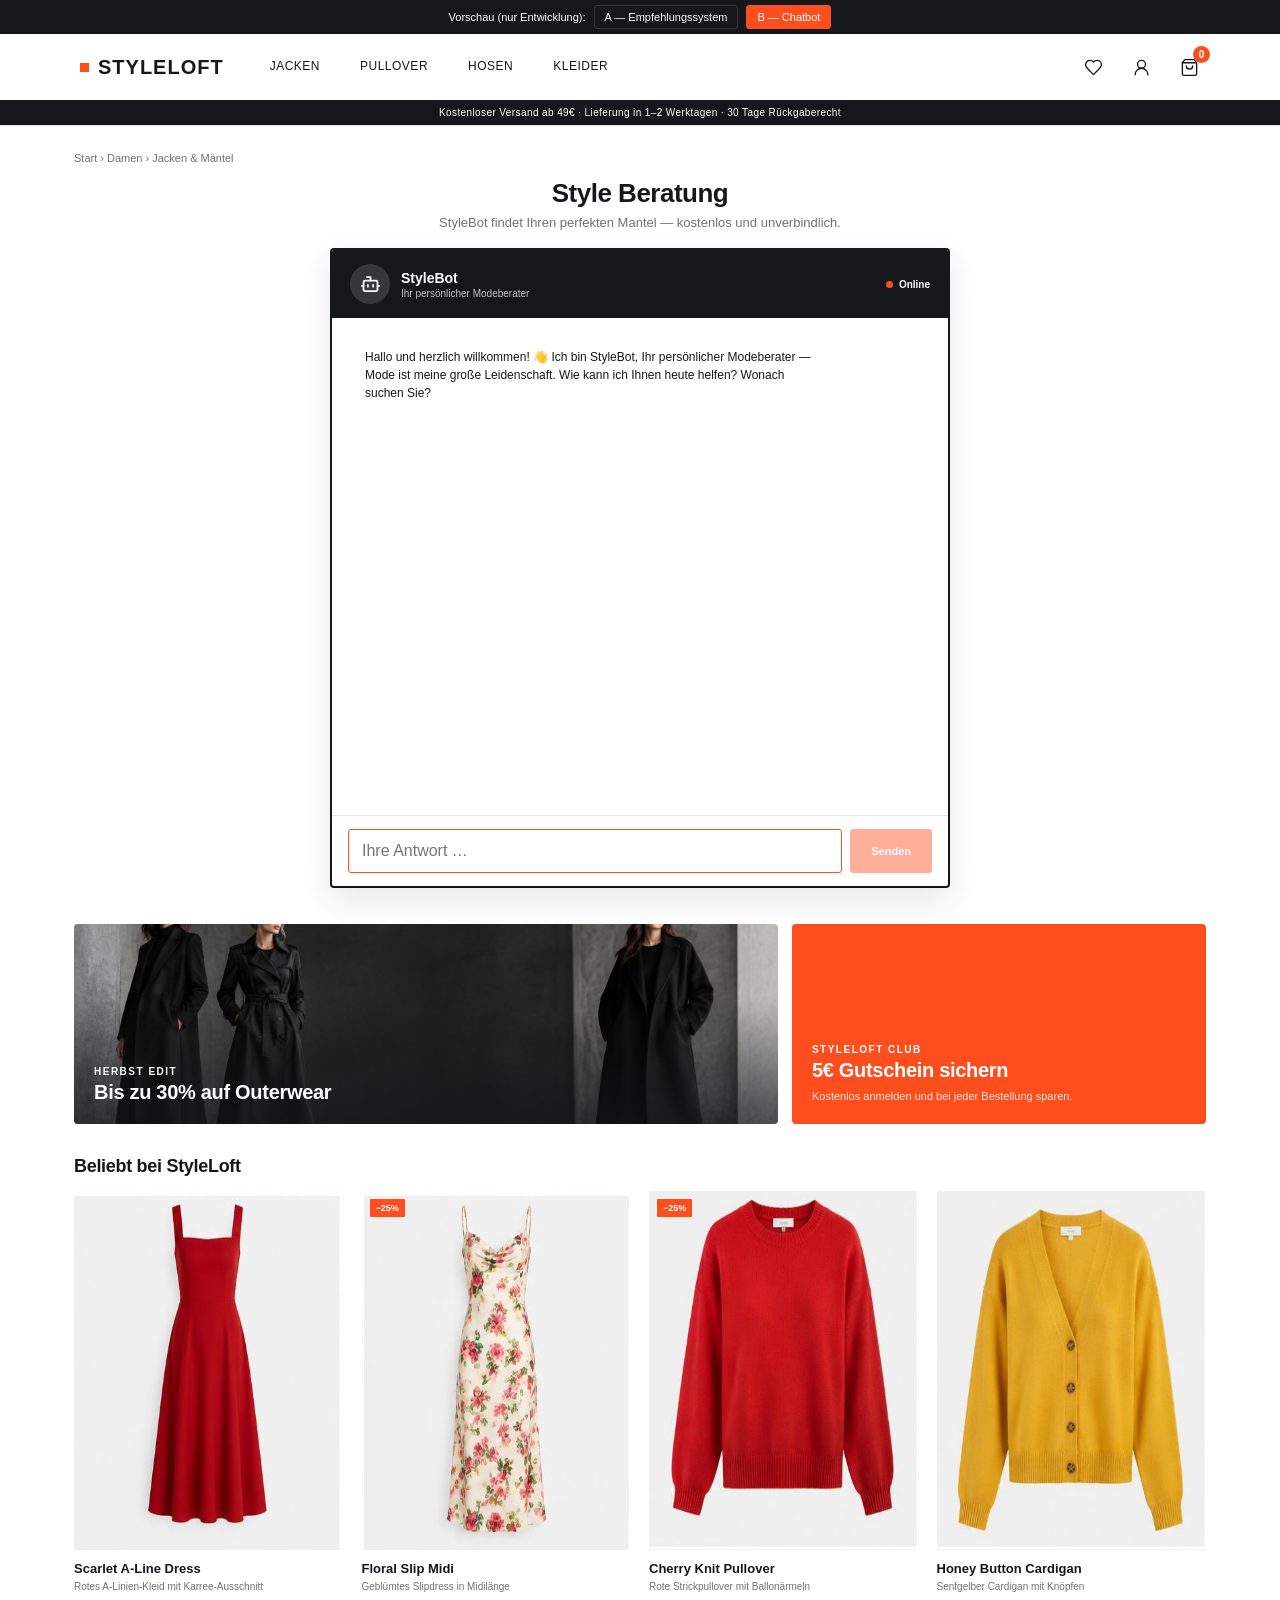
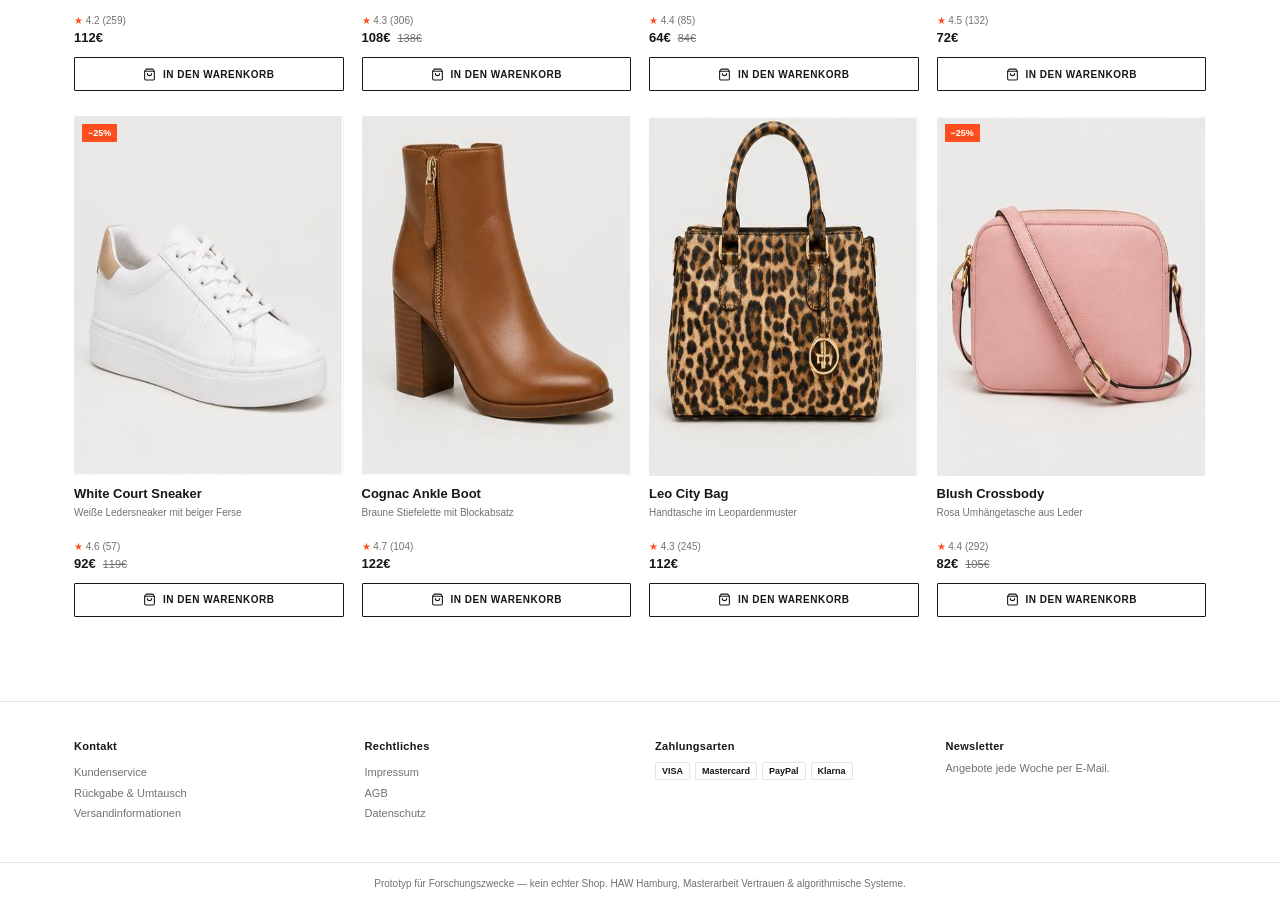
<file: index.html>
<!DOCTYPE html>
<html lang="de">
<head>
  <meta charset="utf-8">
  <meta name="viewport" content="width=device-width, initial-scale=1">
  <title>StyleLoft — Moderne Mode</title>
  <meta name="description" content="Moderne Mode, Schuhe und Accessoires bei StyleLoft.">
  <link rel="icon" href="favicon.svg" type="image/svg+xml">
  <link rel="alternate icon" href="favicon.ico">
  <link rel="stylesheet" href="style.css">
</head>
<body>
  <div id="app"></div>
  <script>/* keine Vorgabe: Vorschau mit Umschalter */</script>
  <script src="catalog.js"></script>
  <script src="app.js"></script>
</body>
</html>
</file>
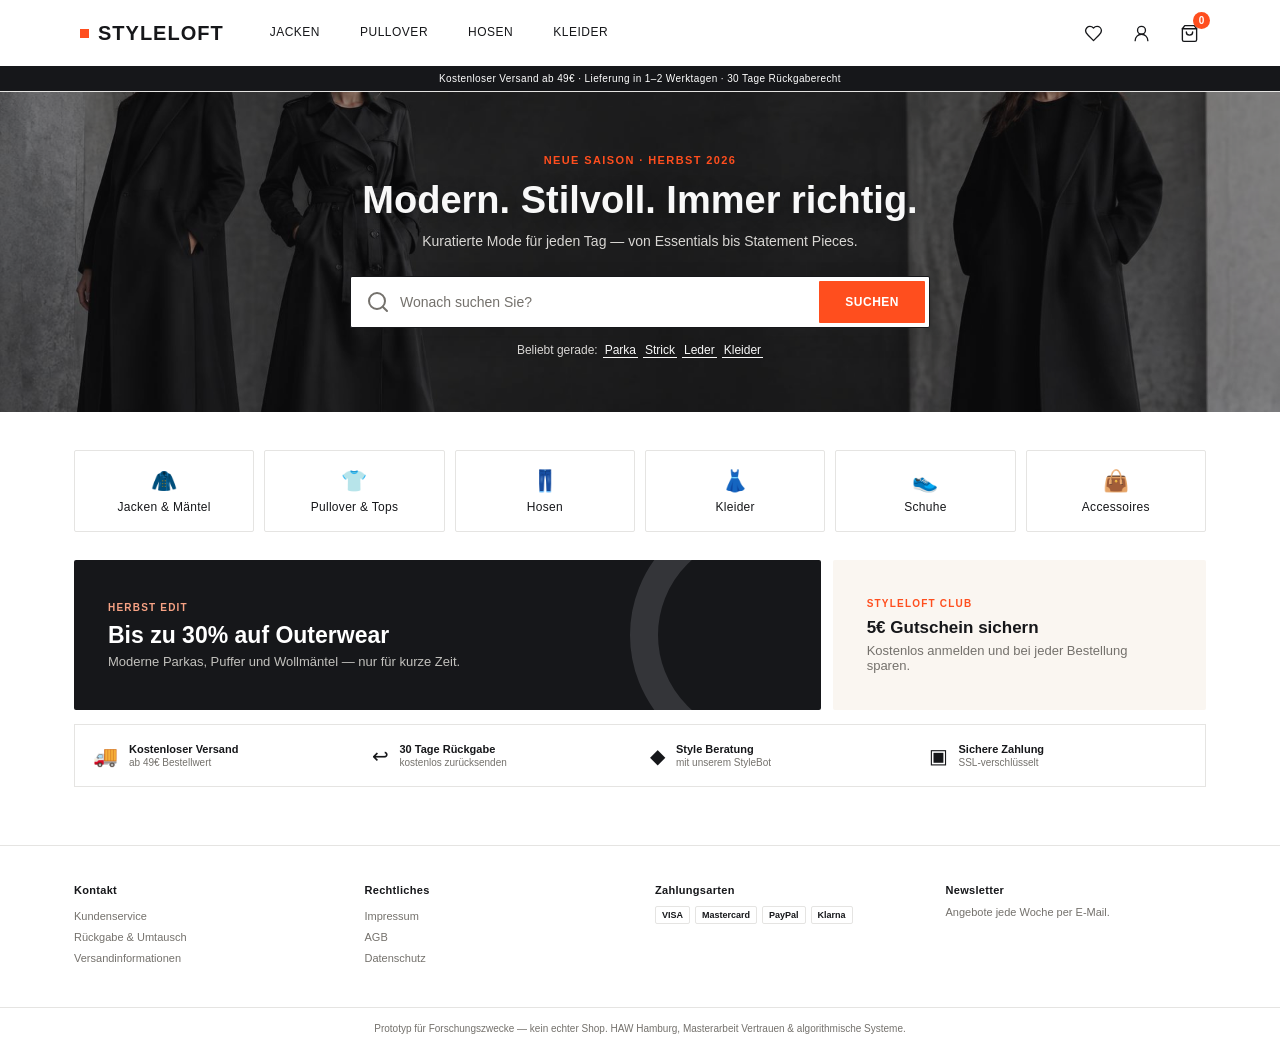
<file: a.html>
<!DOCTYPE html>
<html lang="de">
<head>
  <meta charset="utf-8">
  <meta name="viewport" content="width=device-width, initial-scale=1">
  <title>StyleLoft — Version A: Empfehlungssystem</title>
  <meta name="description" content="StyleLoft Studienbedingung A — Empfehlungssystem.">
  <link rel="icon" href="favicon.svg" type="image/svg+xml">
  <link rel="alternate icon" href="favicon.ico">
  <link rel="stylesheet" href="style.css">
</head>
<body>
  <div id="app"></div>
  <script>window.STYLELOFT_FORCED = "recommendations";</script>
  <script src="catalog.js"></script>
  <script src="app.js"></script>
</body>
</html>
</file>
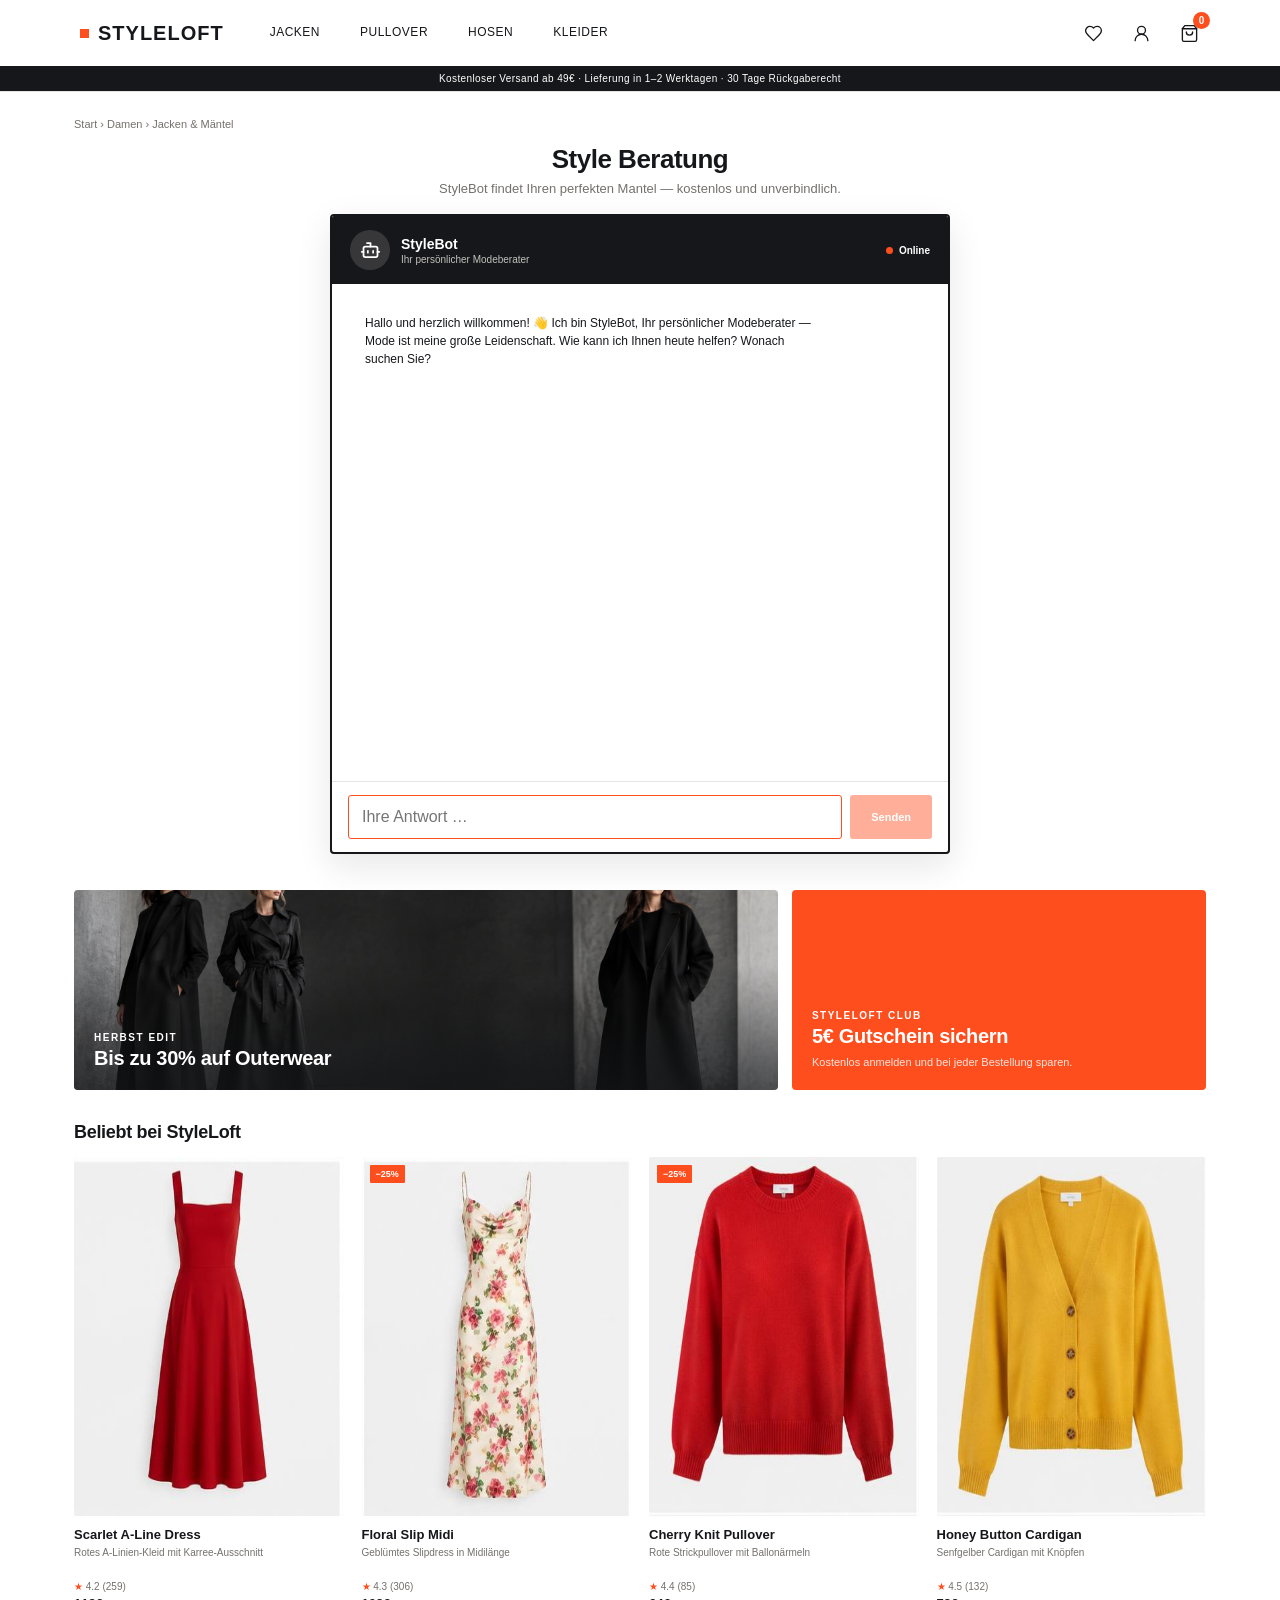
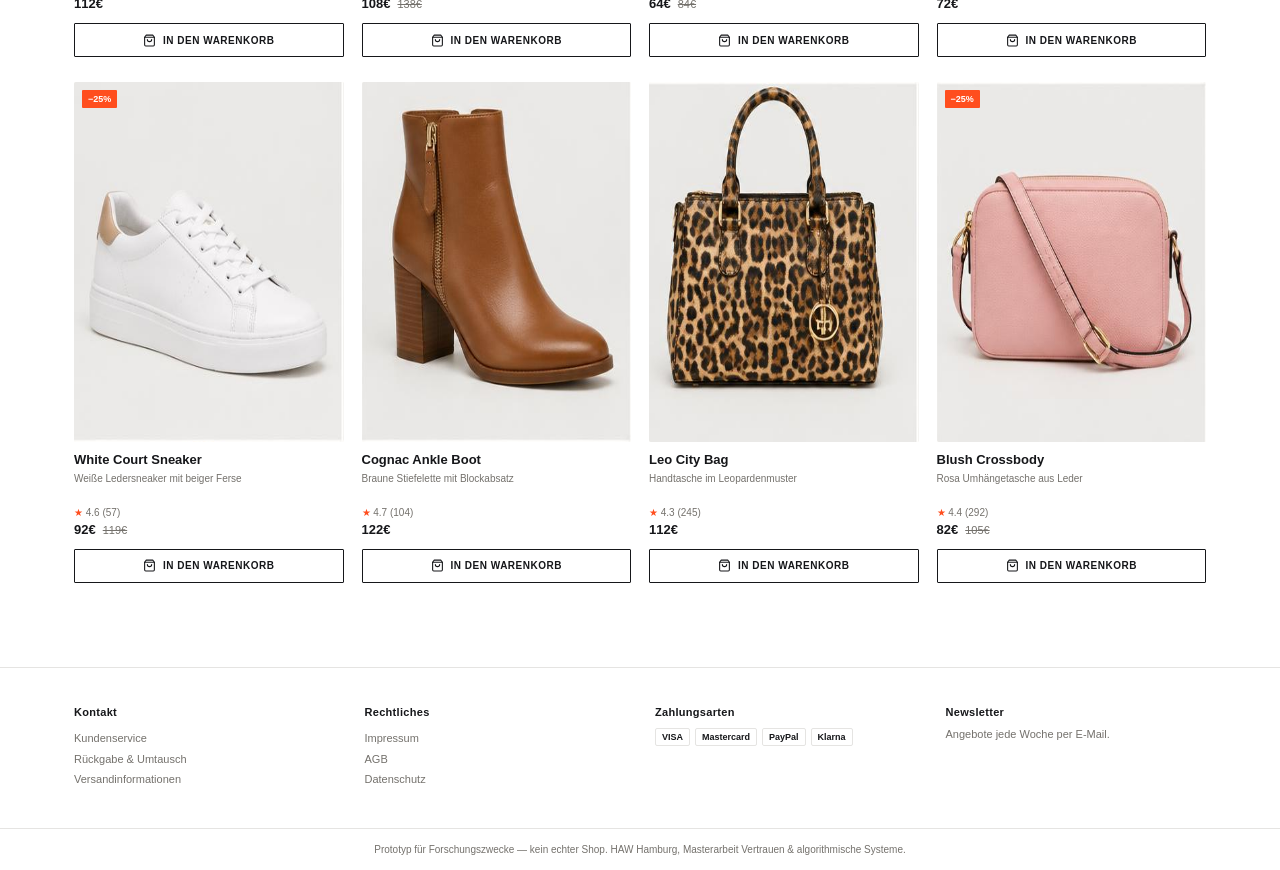
<file: b.html>
<!DOCTYPE html>
<html lang="de">
<head>
  <meta charset="utf-8">
  <meta name="viewport" content="width=device-width, initial-scale=1">
  <title>StyleLoft — Mode &amp; Style Beratung</title>
  <meta name="description" content="StyleLoft — Mode, Schuhe und Accessoires. StyleBot berät Sie persönlich zum perfekten Mantel.">
  <link rel="icon" href="favicon.svg" type="image/svg+xml">
  <link rel="alternate icon" href="favicon.ico">
  <link rel="stylesheet" href="style.css">
</head>
<body>
  <div id="app"></div>
  <script>window.STYLELOFT_FORCED = "chat";</script>
  <script src="catalog.js"></script>
  <script src="app.js"></script>
</body>
</html>
</file>
<file: style.css>
/* StyleLoft – Stylesheet */

:root {
  --background: oklch(1 0 0);
  --foreground: oklch(0.205 0.005 270);
  --card: oklch(1 0 0);
  --card-foreground: oklch(0.205 0.005 270);
  --primary: oklch(0.67 0.22 35);
  --primary-foreground: oklch(1 0 0);
  --secondary: oklch(0.975 0.008 75);
  --secondary-foreground: oklch(0.205 0.005 270);
  --muted: oklch(0.965 0.004 80);
  --muted-foreground: oklch(0.55 0.008 75);
  --accent: oklch(0.955 0.035 42);
  --accent-foreground: oklch(0.55 0.19 35);
  --border: oklch(0.92 0.003 80);
  --input: oklch(0.92 0.003 80);
  --ring: oklch(0.67 0.22 35);
  --ink-soft: oklch(0.33 0.006 270);
  --promo-copy: oklch(0.81 0.005 80);
  --promo-tag: oklch(0.79 0.11 40);
  --accent-border: oklch(0.86 0.09 45);
  --hero-foreground: oklch(0.98 0 0);
  --hero-muted: oklch(0.88 0.004 80);
  --product-0: oklch(0.58 0.12 25);
  --product-1: oklch(0.52 0.08 250);
  --product-2: oklch(0.61 0.07 105);
  --product-3: oklch(0.47 0.06 40);
  --product-4: oklch(0.68 0.08 65);
  --product-5: oklch(0.45 0.05 290);
  --product-6: oklch(0.71 0.08 160);
  --product-7: oklch(0.58 0.09 330);
}

* { box-sizing: border-box; }
html { scroll-behavior: smooth; }
body { margin: 0; background: var(--background); color: var(--foreground); font-family: Arial, Helvetica, sans-serif; letter-spacing: 0; }
button, input, select { font: inherit; }
button { color: inherit; }
.styleloft-app { min-height: 100vh; }

.experiment-bar { min-height: 32px; padding: 5px 16px; display: flex; justify-content: center; align-items: center; gap: 8px; background: var(--foreground); color: var(--primary-foreground); font-size: 11px; }
.experiment-bar button { min-height: 24px; padding: 3px 10px; border: 1px solid var(--ink-soft); border-radius: 3px; background: transparent; color: inherit; cursor: pointer; }
.experiment-bar button.active { border-color: var(--primary); background: var(--primary); }
.site-header { position: sticky; top: 0; z-index: 20; border-bottom: 1px solid var(--border); background: color-mix(in oklch, var(--background) 96%, transparent); backdrop-filter: blur(12px); }
.service-bar { padding: 7px 18px; background: var(--foreground); color: var(--primary-foreground); font-size: 10px; letter-spacing: .4px; text-align: center; }
.topbar { width: min(1180px, 100%); height: 66px; margin: auto; padding: 0 24px; display: flex; align-items: center; gap: 34px; }
.brand { display: flex; align-items: center; gap: 9px; border: 0; background: none; font-size: 20px; font-weight: 800; letter-spacing: 1px; cursor: pointer; }
.brand span { width: 9px; height: 9px; background: var(--primary); }
.topbar nav { display: flex; align-items: stretch; height: 100%; gap: 28px; }
.topbar nav button { border: 0; border-bottom: 2px solid transparent; background: none; font-size: 12px; text-transform: uppercase; letter-spacing: .5px; cursor: pointer; }
.topbar nav button:hover { border-bottom-color: var(--primary); }
.header-actions { display: flex; align-items: center; gap: 14px; margin-left: auto; }
.header-actions button { width: 34px; height: 34px; display: grid; place-items: center; border: 0; background: none; cursor: pointer; }
.header-actions svg { width: 19px; height: 19px; stroke-width: 1.7; }
.bag-button { position: relative; }
.bag-button span { position: absolute; top: -4px; right: -4px; min-width: 17px; height: 17px; padding: 0 4px; display: grid; place-items: center; border-radius: 50%; background: var(--primary); color: var(--primary-foreground); font-size: 10px; font-weight: 700; }

.hero-section { min-height: 320px; padding: 62px 24px 54px; position: relative; display: flex; flex-direction: column; align-items: center; overflow: hidden; background: var(--foreground); color: var(--hero-foreground); text-align: center; }
.hero-background { position: absolute; inset: 0; width: 100%; height: 100%; object-fit: cover; object-position: center 38%; }
.hero-shade { position: absolute; inset: 0; background: color-mix(in oklch, var(--foreground) 38%, transparent); }
.hero-content { position: relative; z-index: 1; width: 100%; display: flex; flex-direction: column; align-items: center; }
.eyebrow { margin-bottom: 13px; color: var(--primary); font-size: 11px; font-weight: 800; letter-spacing: 1.4px; text-transform: uppercase; }
.hero-section h1 { margin: 0 0 10px; font-size: clamp(28px, 3.2vw, 38px); line-height: 1.15; letter-spacing: 0; }
.hero-section h1 { text-shadow: 0 2px 18px color-mix(in oklch, var(--foreground) 38%, transparent); }
.hero-content > p { margin: 0 0 27px; color: var(--hero-muted); font-size: 14px; }
.hero-search { width: min(580px, 100%); height: 52px; padding: 4px 4px 4px 15px; display: flex; align-items: center; gap: 8px; border: 1.5px solid var(--foreground); border-radius: 2px; background: var(--background); box-shadow: 0 8px 28px color-mix(in oklch, var(--foreground) 8%, transparent); }
.hero-search svg { color: var(--muted-foreground); }
.hero-search input, .results-search input { min-width: 0; flex: 1; border: 0; outline: 0; background: transparent; font-size: 14px; color: var(--foreground); caret-color: var(--foreground); }
.hero-search input::placeholder, .results-search input::placeholder { color: var(--muted-foreground); }
.hero-search button, .results-search button { align-self: stretch; padding: 0 26px; border: 0; border-radius: 1px; background: var(--primary); color: var(--primary-foreground); font-size: 12px; font-weight: 800; letter-spacing: .5px; text-transform: uppercase; cursor: pointer; transition: filter .2s ease; }
.hero-search button:hover, .results-search button:hover { filter: brightness(.9); }
.trending { margin-top: 15px; display: flex; flex-wrap: wrap; justify-content: center; gap: 5px; color: var(--hero-muted); font-size: 12px; }
.trending button { padding: 0 2px; border: 0; border-bottom: 1px solid var(--hero-foreground); background: none; color: var(--hero-foreground); font-size: 12px; cursor: pointer; }

.category-grid { width: min(1180px, 100%); margin: auto; padding: 38px 24px 0; display: grid; grid-template-columns: repeat(6, 1fr); gap: 10px; }
.category-grid button { min-height: 82px; padding: 14px 8px; display: flex; flex-direction: column; align-items: center; justify-content: center; gap: 7px; border: 1px solid var(--border); border-radius: 2px; background: var(--background); font-size: 12px; letter-spacing: .3px; cursor: pointer; transition: border-color .2s, transform .2s; }
.category-grid button span { font-size: 21px; }
.category-grid button:hover { border-color: var(--foreground); transform: translateY(-2px); }
.promo-grid { width: min(1180px, 100%); margin: 28px auto 0; padding: 0 24px; display: grid; grid-template-columns: 2fr 1fr; gap: 12px; }
.promo-main, .promo-side { min-height: 150px; padding: 30px 34px; position: relative; display: flex; flex-direction: column; align-items: flex-start; justify-content: center; border: 0; border-radius: 2px; text-align: left; }
.promo-main { overflow: hidden; background: var(--foreground); color: var(--primary-foreground); cursor: pointer; }
.promo-main::after { content: ""; position: absolute; width: 200px; height: 200px; right: -65px; border: 28px solid var(--ink-soft); border-radius: 50%; }
.promo-main > * { position: relative; z-index: 1; }
.promo-main span, .promo-side span { color: var(--promo-tag); font-size: 10px; font-weight: 800; letter-spacing: 1.2px; text-transform: uppercase; }
.promo-main strong, .promo-side strong { margin: 9px 0 5px; font-size: 23px; letter-spacing: 0; }
.promo-main p, .promo-side p { margin: 0; color: var(--promo-copy); font-size: 13px; }
.promo-main svg { position: absolute; right: 25px; bottom: 24px; }
.promo-side { background: var(--secondary); }
.promo-side span { color: var(--primary); }
.promo-side strong { font-size: 17px; }
.promo-side p { color: var(--muted-foreground); }
.service-strip { width: min(1132px, calc(100% - 48px)); margin: 14px auto 0; padding: 18px; display: grid; grid-template-columns: repeat(4, 1fr); gap: 20px; border: 1px solid var(--border); }
.service-strip > div { display: flex; align-items: center; gap: 11px; }.service-strip > div > span { font-size: 20px; }.service-strip p { margin: 0; display: flex; flex-direction: column; font-size: 11px; }.service-strip small { margin-top: 2px; color: var(--muted-foreground); font-size: 10px; }

.results-page { width: min(1180px, 100%); min-height: 620px; margin: auto; padding: 26px 24px; }
.breadcrumbs { margin-bottom: 14px; display: flex; align-items: center; gap: 4px; color: var(--muted-foreground); font-size: 11px; }
.breadcrumbs svg { width: 12px; height: 12px; }
.results-search { width: min(560px, 100%); height: 43px; margin-bottom: 19px; display: flex; gap: 7px; }
.results-search input { padding: 0 13px; border: 1.5px solid var(--foreground); border-radius: 2px; }
.catalog-tabs { margin: 0 0 22px; display: flex; gap: 5px; overflow-x: auto; border-bottom: 1px solid var(--border); }
.catalog-tabs button { flex: 0 0 auto; padding: 10px 12px; border: 0; border-bottom: 2px solid transparent; background: none; color: var(--muted-foreground); font-size: 11px; cursor: pointer; }
.catalog-tabs button.active { border-bottom-color: var(--primary); color: var(--foreground); font-weight: 700; }
.product-toolbar { margin-bottom: 16px; display: flex; justify-content: space-between; align-items: flex-end; }
.product-toolbar h2 { margin: 0; font-size: 17px; }
.product-toolbar p { margin: 3px 0 0; color: var(--muted-foreground); font-size: 11px; }
.product-toolbar select { max-width: 210px; padding: 7px 10px; border: 1px solid var(--border); border-radius: 2px; background: var(--background); font-size: 11px; }
.product-grid { display: grid; grid-template-columns: repeat(4, 1fr); gap: 25px 18px; }
.product-card { min-width: 0; }
.product-image { width: 100%; height: auto; padding: 0; aspect-ratio: 3 / 4; position: relative; display: grid; place-items: center; overflow: hidden; border: 0; border-radius: 2px; background: var(--secondary); cursor: pointer; }
.discount { position: absolute; top: 8px; left: 8px; z-index: 2; padding: 4px 6px; border-radius: 1px; background: var(--primary); color: var(--primary-foreground); font-size: 9px; font-weight: 800; }
.recommended-badge { position: absolute; top: 8px; right: 8px; z-index: 2; max-width: calc(100% - 16px); padding: 5px 7px; border-radius: 1px; background: var(--primary); color: var(--primary-foreground); font-size: 9px; font-weight: 800; line-height: 1.2; text-align: center; }
.recommended-badge.above-product { position: static; display: block; width: fit-content; max-width: 100%; margin: 0 0 7px; padding: 3px 5px; font-size: 9px; font-weight: 600; background: var(--accent); color: var(--accent-foreground); }
.product-title-button { width: 100%; height: auto; min-height: 18px; padding: 0; justify-content: flex-start; white-space: normal; text-align: left; font-size: inherit; font-weight: inherit; line-height: 1.35; }
.product-detail-dialog { width: min(760px, calc(100% - 32px)); max-width: 760px; max-height: 90dvh; overflow-y: auto; grid-template-columns: minmax(0, 1fr) minmax(0, 1fr); gap: 24px; border-color: var(--border); }
.product-detail-photo { position: relative; width: 100%; aspect-ratio: 3 / 4; overflow: hidden; background: var(--secondary); }
.product-detail-copy { min-width: 0; display: flex; flex-direction: column; gap: 14px; padding-top: 8px; }
.product-detail-copy .price { font-size: 22px; }
.product-specs { margin: 0; display: grid; gap: 12px; }
.product-specs > div { border-top: 1px solid var(--border); padding-top: 10px; }
.product-specs dt { font-size: 11px; font-weight: 700; }
.product-specs dd { margin: 4px 0 0; color: var(--muted-foreground); font-size: 12px; line-height: 1.5; }
.product-detail-add { width: 100%; margin-top: auto; white-space: normal; }
.product-photo { position: absolute; width: 400%; max-width: none; height: 200%; object-fit: fill; transition: filter .25s ease, transform .25s ease; }
.product-image:hover .product-photo { filter: brightness(.97); }
.product-crop-0 { left: 0; top: 0; }.product-crop-1 { left: -100%; top: 0; }.product-crop-2 { left: -200%; top: 0; }.product-crop-3 { left: -300%; top: 0; }
.product-crop-4 { left: 0; top: -100%; }.product-crop-5 { left: -100%; top: -100%; }.product-crop-6 { left: -200%; top: -100%; }.product-crop-7 { left: -300%; top: -100%; }
.product-name { margin: 9px 0 3px; padding: 0; border: 0; background: none; font-size: 13px; font-weight: 700; text-align: left; cursor: pointer; }
.product-card h3.product-name { min-height: 16px; }
.product-name:hover { text-decoration: underline; }
.product-description { min-height: 30px; margin: 0 0 5px; color: var(--muted-foreground); font-size: 10px; line-height: 1.4; }
.rating { margin-bottom: 4px; color: var(--muted-foreground); font-size: 10px; }.rating span { color: var(--primary); }
.price { min-height: 20px; margin-bottom: 7px; display: flex; align-items: baseline; gap: 7px; font-size: 13px; }.price del { color: var(--muted-foreground); font-size: 11px; }
.add-button { width: 100%; height: 34px; display: flex; align-items: center; justify-content: center; gap: 7px; border: 1px solid var(--foreground); border-radius: 1px; background: var(--background); font-size: 10px; font-weight: 800; letter-spacing: .5px; text-transform: uppercase; cursor: pointer; transition: background .2s, color .2s; }
.add-button svg { width: 13px; height: 13px; }.add-button:hover { background: var(--foreground); color: var(--primary-foreground); }

.advisor { width: min(620px, 100%); height: min(640px, 72vh); min-height: 520px; margin: 0 auto; display: flex; flex-direction: column; overflow: hidden; border: 2px solid var(--foreground); border-radius: 4px; background: var(--background); box-shadow: 0 12px 35px color-mix(in oklch, var(--foreground) 10%, transparent); }
.advisor-head { padding: 14px 18px; display: flex; align-items: center; gap: 11px; background: var(--foreground); color: var(--primary-foreground); }.advisor-head > span { width: 40px; height: 40px; display: grid; place-items: center; border-radius: 50%; background: color-mix(in oklch, var(--primary-foreground) 14%, transparent); }.advisor-head svg { width: 21px; }.advisor-head div { display: flex; flex-direction: column; }.advisor-head strong { font-size: 14px; }.advisor-head small { margin-top: 2px; color: var(--promo-copy); font-size: 10px; }.advisor-head > b { margin-left: auto; display: flex; align-items: center; gap: 6px; font-size: 10px; }.advisor-head i { width: 7px; height: 7px; border-radius: 50%; background: var(--primary); }
.advisor-log { min-height: 0; flex: 1; padding: 20px; display: flex; flex-direction: column; gap: 9px; overflow-y: auto; }.advisor-message { max-width: 82%; }.advisor-message p { margin: 0; padding: 10px 13px; font-size: 12px; line-height: 1.5; }.advisor-message.bot p { background: transparent; }.advisor-message.user { align-self: flex-end; }.advisor-message.user p { border-radius: 14px; background: var(--primary); color: var(--primary-foreground); }.advisor-message.with-products { max-width: 100%; width: 100%; }.bot-products { margin-top: 14px; display: grid; grid-template-columns: repeat(4, 1fr); gap: 10px; }.product-card.compact { padding: 9px; border: 1px solid var(--border); }.product-card.compact .product-image { aspect-ratio: 1; }.product-card.compact .product-name { font-size: 11px; }.product-card.compact .add-button { padding: 0 5px; font-size: 8px; }
.advisor-form { padding: 13px 16px; display: flex; gap: 8px; border-top: 1px solid var(--border); }.advisor-form input { min-width: 0; flex: 1; height: 44px; padding: 0 13px; border: 1px solid var(--border); border-radius: 3px; outline: 0; }.advisor-form input:focus { border-color: var(--primary); }.advisor-form button { padding: 0 21px; border: 0; border-radius: 3px; background: var(--primary); color: var(--primary-foreground); font-size: 11px; font-weight: 700; cursor: pointer; }.advisor-form button:disabled { opacity: .45; }

.chat-shop-head { margin: 0 0 18px; text-align: center; }
.chat-shop-head h1 { margin: 0; font-size: 26px; letter-spacing: -.5px; }
.chat-shop-head p { margin: 6px 0 0; color: var(--muted-foreground); font-size: 13px; }
.chat-ads { margin-top: 36px; }
.chat-promos { display: grid; grid-template-columns: 1.7fr 1fr; gap: 14px; }
.chat-promo { position: relative; overflow: hidden; min-height: 200px; padding: 20px; display: flex; flex-direction: column; justify-content: flex-end; align-items: flex-start; gap: 4px; border: 0; border-radius: 4px; text-align: left; cursor: pointer; }
.chat-promo.photo img { position: absolute; inset: 0; width: 100%; height: 100%; object-fit: cover; object-position: center 32%; }
.chat-promo.photo::after { content: ""; position: absolute; inset: 0; background: linear-gradient(to top, color-mix(in oklch, var(--foreground) 68%, transparent), transparent 62%); }
.chat-promo-copy { position: relative; z-index: 1; display: flex; flex-direction: column; gap: 4px; color: var(--primary-foreground); }
.chat-promo-copy span, .chat-promo.club span { font-size: 10px; font-weight: 700; text-transform: uppercase; letter-spacing: 1.5px; }
.chat-promo-copy strong, .chat-promo.club strong { font-size: 20px; letter-spacing: -.3px; }
.chat-promo.club { background: var(--primary); color: var(--primary-foreground); justify-content: flex-end; }
.chat-promo.club p { margin: 2px 0 0; font-size: 11px; line-height: 1.5; opacity: .85; }
.chat-ads-title { margin: 32px 0 14px; font-size: 18px; letter-spacing: -.3px; }

.cart-overlay { position: fixed; inset: 0; z-index: 70; display: flex; justify-content: flex-end; background: color-mix(in oklch, var(--foreground) 38%, transparent); animation: fade-in .18s ease; }.cart-drawer { width: min(420px, 92vw); height: 100%; display: flex; flex-direction: column; background: var(--background); box-shadow: -10px 0 30px color-mix(in oklch, var(--foreground) 15%, transparent); animation: slide-in .22s ease; }.cart-title { padding: 20px; display: flex; align-items: center; justify-content: space-between; border-bottom: 1px solid var(--border); }.cart-title div { display: flex; flex-direction: column; }.cart-title span { font-size: 18px; font-weight: 800; }.cart-title small { margin-top: 3px; color: var(--muted-foreground); }.cart-title button { width: 34px; height: 34px; display: grid; place-items: center; border: 0; background: none; cursor: pointer; }.cart-items { min-height: 0; flex: 1; padding: 18px; overflow-y: auto; }.empty-cart { color: var(--muted-foreground); text-align: center; }.cart-item { padding: 10px 0; display: grid; grid-template-columns: 64px 1fr auto; align-items: center; gap: 11px; border-bottom: 1px solid var(--border); }.cart-thumb { width: 64px; height: 74px; position: relative; overflow: hidden; background: var(--muted); }.cart-item > div:nth-child(2) { display: flex; flex-direction: column; }.cart-item strong { font-size: 11px; }.cart-item span { margin-top: 3px; color: var(--muted-foreground); font-size: 10px; }.cart-item b { font-size: 12px; }.cart-total { padding: 18px; display: grid; grid-template-columns: 1fr auto; gap: 10px; border-top: 1px solid var(--border); }.cart-total span, .cart-total strong { font-size: 14px; }.cart-total button { grid-column: 1 / -1; height: 44px; border: 0; border-radius: 2px; background: var(--primary); color: var(--primary-foreground); font-size: 12px; font-weight: 800; cursor: pointer; }
@keyframes fade-in { from { opacity: 0; } } @keyframes slide-in { from { transform: translateX(100%); } }

.chat-box { width: min(520px, 100%); overflow: hidden; border: 1.5px solid var(--foreground); border-radius: 2px; }
.chat-head { padding: 12px 15px; display: flex; align-items: center; gap: 8px; background: var(--foreground); color: var(--primary-foreground); font-size: 13px; font-weight: 800; }.chat-head svg { width: 18px; }
.chat-log { min-height: 170px; max-height: 340px; padding: 16px; display: flex; flex-direction: column; gap: 10px; overflow: auto; }
.message { max-width: 82%; padding: 9px 13px; border-radius: 13px; font-size: 13px; line-height: 1.4; }.message.bot { align-self: flex-start; background: var(--secondary); }.message.user { align-self: flex-end; background: var(--primary); color: var(--primary-foreground); }
.typing { color: var(--muted-foreground); font-size: 11px; font-style: italic; }
.chat-form { padding: 11px 15px; display: flex; gap: 8px; border-top: 1px solid var(--border); }.chat-form input { min-width: 0; flex: 1; padding: 9px 12px; border: 1px solid var(--border); border-radius: 16px; outline: 0; font-size: 12px; }.chat-form button { padding: 8px 16px; border: 0; border-radius: 16px; background: var(--primary); color: var(--primary-foreground); font-size: 11px; font-weight: 800; cursor: pointer; }.chat-form button:disabled { opacity: .45; }

.site-footer { margin-top: 58px; border-top: 1px solid var(--border); }
.footer-grid { width: min(1180px, 100%); margin: auto; padding: 38px 24px; display: grid; grid-template-columns: repeat(4, 1fr); gap: 30px; color: var(--muted-foreground); font-size: 11px; }
.footer-grid h3 { margin: 0 0 10px; color: var(--foreground); font-size: 11px; letter-spacing: .3px; }
.footer-grid button:not(.newsletter button) { padding: 0; display: block; border: 0; background: none; color: var(--muted-foreground); font-size: 11px; line-height: 1.9; cursor: pointer; }
.footer-grid p { margin: 3px 0; }
.payment-logos { display: flex; flex-wrap: wrap; gap: 5px; }.payment-logos span { padding: 3px 6px; border: 1px solid var(--border); border-radius: 2px; color: var(--foreground); font-size: 9px; font-weight: 800; }
.newsletter { margin-top: 8px; display: flex; gap: 5px; }.newsletter input { min-width: 0; flex: 1; padding: 7px 8px; border: 1px solid var(--border); border-radius: 2px; outline: 0; font-size: 10px; }.newsletter button { padding: 0 11px; border: 0; border-radius: 2px; background: var(--foreground); color: var(--primary-foreground); font-size: 10px; cursor: pointer; }
.copyright { margin: 0; padding: 15px 20px; border-top: 1px solid var(--border); color: var(--muted-foreground); font-size: 10px; text-align: center; }
.toast { position: fixed; left: 50%; bottom: 20px; z-index: 50; padding: 12px 19px; border-radius: 3px; background: var(--foreground); color: var(--primary-foreground); font-size: 12px; opacity: 0; transform: translate(-50%, 18px); pointer-events: none; transition: opacity .2s, transform .2s; }.toast.visible { opacity: 1; transform: translate(-50%, 0); }

@media (max-width: 800px) {
  .topbar { height: auto; min-height: 64px; flex-wrap: wrap; gap: 12px; padding: 13px 18px; }
  .topbar nav { order: 3; width: 100%; height: auto; justify-content: space-between; gap: 10px; }
  .topbar nav button { padding: 7px 2px; }
  .hero-section { padding: 46px 18px; }
  .category-grid { padding: 24px 18px 0; grid-template-columns: repeat(3, 1fr); }
  .promo-grid { padding: 0 18px; grid-template-columns: 1fr; }
  .service-strip { width: calc(100% - 36px); grid-template-columns: repeat(2, 1fr); }
  .product-grid { grid-template-columns: repeat(2, 1fr); }
  .bot-products { grid-template-columns: repeat(2, minmax(0, 1fr)); }
  .chat-promos { grid-template-columns: 1fr; }
  .chat-promo { min-height: 160px; }
  .chat-shop-head h1 { font-size: 22px; }
  .footer-grid { padding: 32px 18px; grid-template-columns: repeat(2, 1fr); }
}

@media (max-width: 480px) {
  .product-detail-dialog { grid-template-columns: minmax(0, 1fr); padding: 22px; gap: 16px; }
  .product-detail-photo { width: min(220px, 100%); margin: auto; aspect-ratio: 1; }
  .experiment-bar { flex-wrap: wrap; gap: 5px; }
  .experiment-bar span { width: 100%; text-align: center; }
  .brand { font-size: 18px; }
  .header-actions { gap: 3px; }
  .header-actions button { width: 31px; }
  .hero-section h1 { font-size: 29px; }
  .hero-search { height: 50px; padding-left: 11px; }.hero-search button { padding: 0 15px; }.hero-search svg { display: none; }
  .category-grid { grid-template-columns: repeat(2, 1fr); }
  .promo-main, .promo-side { padding: 26px 24px; }.promo-main strong { max-width: 85%; font-size: 21px; }
  .results-page { padding: 22px 16px; }
  .product-toolbar { align-items: flex-start; gap: 12px; }.product-toolbar select { width: 150px; }
  .product-grid { gap: 23px 10px; }
  .product-description { display: none; }
  .add-button { font-size: 9px; }.add-button svg { display: none; }
  .footer-grid { grid-template-columns: 1fr; }
}

@media (prefers-reduced-motion: reduce) {
  * { scroll-behavior: auto !important; transition-duration: 0.01ms !important; }
}

/* ---------- Ersatz für die Bausteine der UI-Bibliothek (Buttons, Dialog) ---------- */
.product-image { font: inherit; }
.product-title-button { display: inline-flex; align-items: center; background: transparent; border: 0; border-radius: 6px; color: inherit; font-family: inherit; cursor: pointer; transition: background .15s, color .15s; }
.product-title-button:hover { background: var(--accent); color: var(--accent-foreground); }
.product-detail-add { display: inline-flex; align-items: center; justify-content: center; gap: 8px; height: 36px; padding: 8px 16px; border: 0; border-radius: 6px; background: var(--primary); color: var(--primary-foreground); font-size: 14px; font-weight: 500; box-shadow: 0 1px 2px rgba(0,0,0,.15); cursor: pointer; transition: background .15s; }
.product-detail-add:hover { filter: brightness(.95); }
.product-detail-add svg { width: 16px; height: 16px; flex-shrink: 0; }
.dialog-overlay { position: fixed; inset: 0; z-index: 50; background: rgba(0,0,0,.8); }
.dialog-content { position: fixed; left: 50%; top: 50%; z-index: 50; transform: translate(-50%, -50%); display: grid; gap: 16px; border: 1px solid var(--border); border-radius: 8px; background: var(--background); padding: 24px; box-shadow: 0 10px 30px rgba(0,0,0,.25); }
.dialog-content:focus { outline: none; }
.dialog-close { position: absolute; right: 16px; top: 16px; display: flex; padding: 0; border: 0; border-radius: 2px; background: none; opacity: .7; cursor: pointer; transition: opacity .15s; }
.dialog-close:hover { opacity: 1; }
.dialog-close:focus-visible { outline: 2px solid var(--ring); outline-offset: 2px; }
.dialog-close svg { width: 16px; height: 16px; }
.dialog-title { margin: 0; font-size: 18px; font-weight: 600; line-height: 1; letter-spacing: -.025em; }
.dialog-desc { margin: 0; color: var(--muted-foreground); font-size: 14px; }
.product-detail-photo img { max-width: none; }

[hidden] { display: none !important; }
</file>
